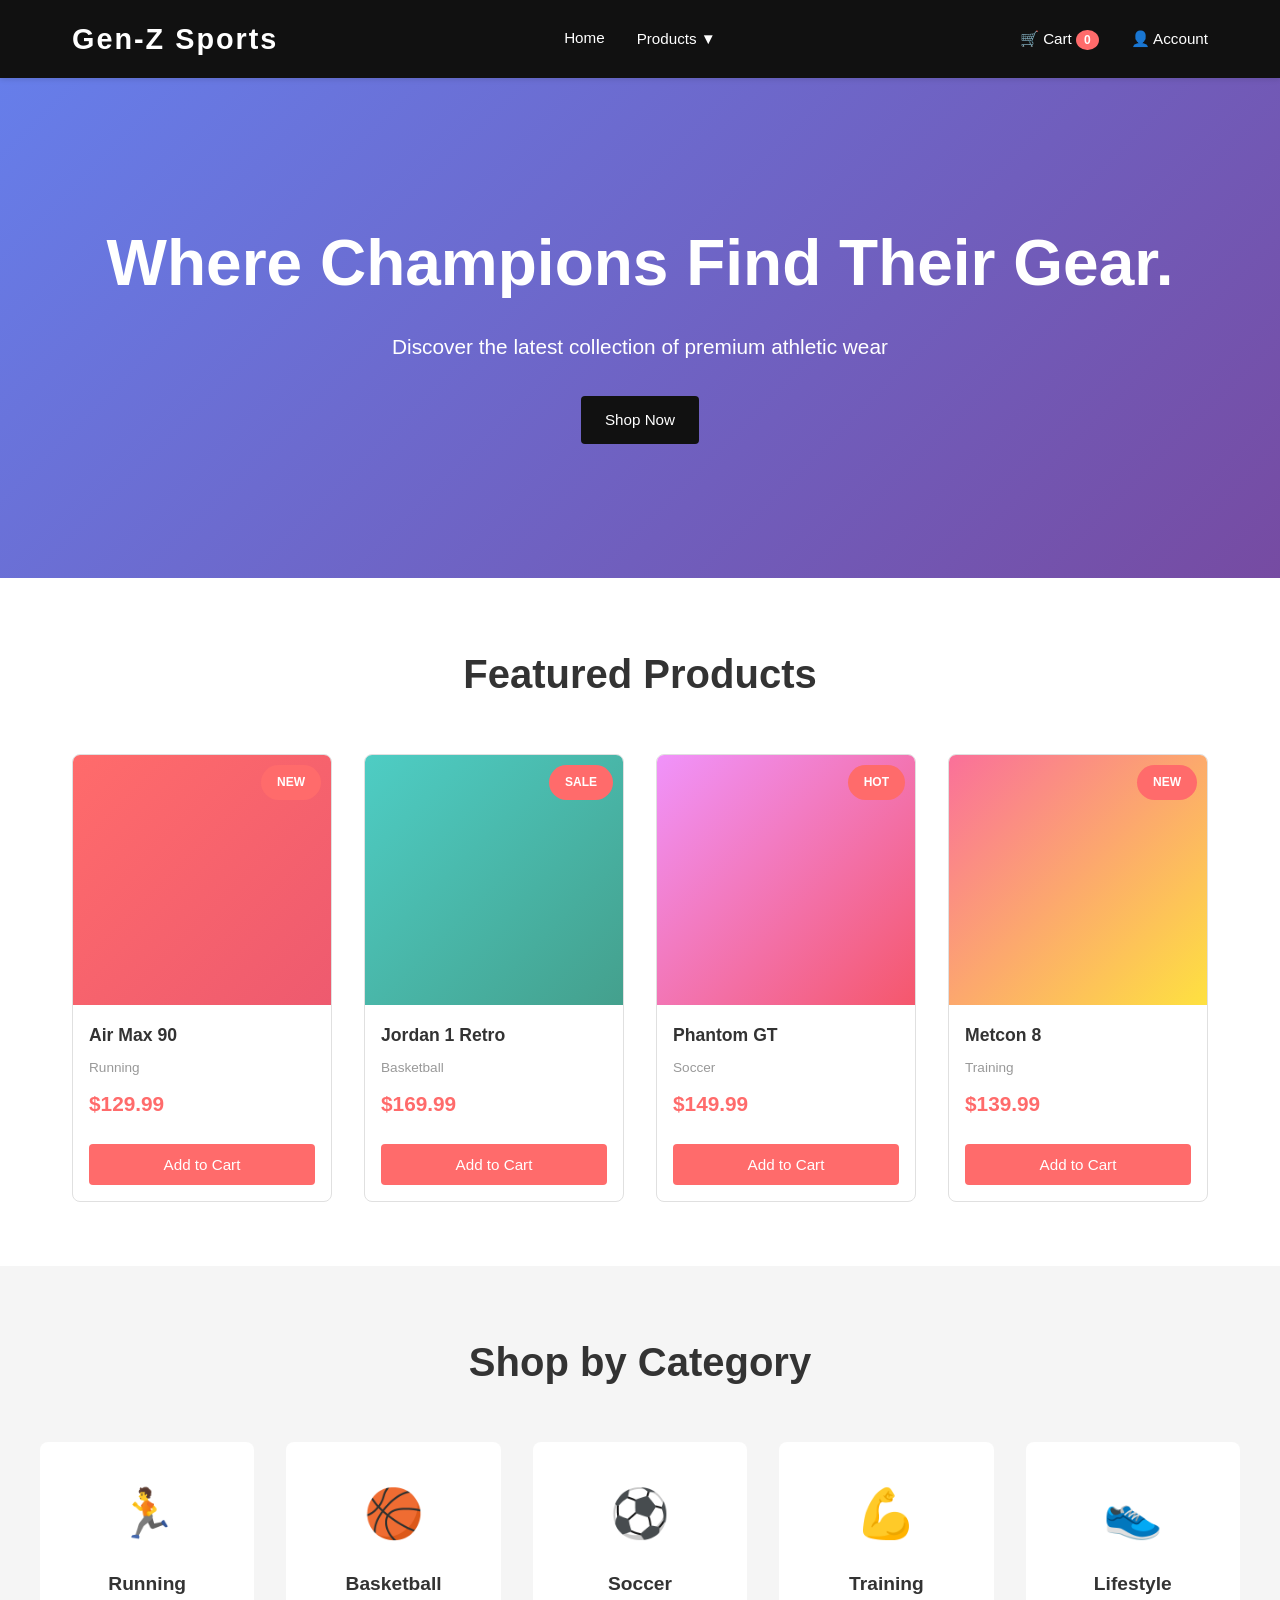
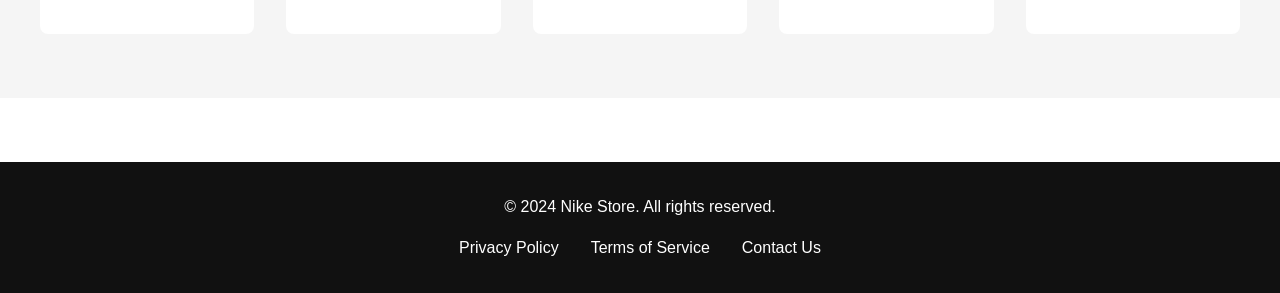
<file: index.html>
<!DOCTYPE html>
<html lang="en">
<head>
    <meta charset="UTF-8">
    <meta name="viewport" content="width=device-width, initial-scale=1.0">
    <title>Gen-Z Sports</title>
    <link rel="stylesheet" href="styles.css">
</head>
<body>
    <!-- Navigation Bar -->
    <nav class="navbar">
        <div class="nav-container">
            <div class="nav-left">
                <a href="index.html" class="logo">Gen-Z Sports</a>
            </div>
            <div class="nav-center">
                <a href="index.html" class="nav-link">Home</a>
                <div class="dropdown">
                    <button class="nav-link dropdown-btn">Products ▼</button>
                    <div class="dropdown-content">
                        <a href="products.html?category=running">Running</a>
                        <a href="products.html?category=basketball">Basketball</a>
                        <a href="products.html?category=soccer">Soccer</a>
                        <a href="products.html?category=training">Training</a>
                        <a href="products.html?category=lifestyle">Lifestyle</a>
                    </div>
                </div>
            </div>
            <div class="nav-right">
                <a href="cart.html" class="nav-link cart-icon">🛒 Cart <span class="cart-count">0</span></a>
                <a href="account.html" class="nav-link">👤 Account</a>
            </div>
        </div>
    </nav>

    <!-- Hero Section -->
    <section class="hero">
        <div class="hero-content">
            <h1>Where Champions Find Their Gear.</h1>
            <p>Discover the latest collection of premium athletic wear</p>
            <a href="products.html" class="btn btn-primary">Shop Now</a>
        </div>
    </section>

    <!-- Featured Products -->
    <section class="featured">
        <h2>Featured Products</h2>
        <div class="products-grid">
            <div class="product-card">
                <div class="product-image" style="background: linear-gradient(135deg, #ff6b6b, #ee5a6f);">
                    <span class="product-badge">NEW</span>
                </div>
                <h3>Air Max 90</h3>
                <p class="category">Running</p>
                <p class="price">$129.99</p>
                <button class="btn btn-secondary" onclick="addToCart('Air Max 90', 129.99)">Add to Cart</button>
            </div>

            <div class="product-card">
                <div class="product-image" style="background: linear-gradient(135deg, #4ecdc4, #44a08d);">
                    <span class="product-badge">SALE</span>
                </div>
                <h3>Jordan 1 Retro</h3>
                <p class="category">Basketball</p>
                <p class="price">$169.99</p>
                <button class="btn btn-secondary" onclick="addToCart('Jordan 1 Retro', 169.99)">Add to Cart</button>
            </div>

            <div class="product-card">
                <div class="product-image" style="background: linear-gradient(135deg, #f093fb, #f5576c);">
                    <span class="product-badge">HOT</span>
                </div>
                <h3>Phantom GT</h3>
                <p class="category">Soccer</p>
                <p class="price">$149.99</p>
                <button class="btn btn-secondary" onclick="addToCart('Phantom GT', 149.99)">Add to Cart</button>
            </div>

            <div class="product-card">
                <div class="product-image" style="background: linear-gradient(135deg, #fa709a, #fee140);">
                    <span class="product-badge">NEW</span>
                </div>
                <h3>Metcon 8</h3>
                <p class="category">Training</p>
                <p class="price">$139.99</p>
                <button class="btn btn-secondary" onclick="addToCart('Metcon 8', 139.99)">Add to Cart</button>
            </div>
        </div>
    </section>

    <!-- Categories Section -->
    <section class="categories">
        <h2>Shop by Category</h2>
        <div class="category-grid">
            <a href="products.html?category=running" class="category-box">
                <div class="category-icon">🏃</div>
                <h3>Running</h3>
            </a>
            <a href="products.html?category=basketball" class="category-box">
                <div class="category-icon">🏀</div>
                <h3>Basketball</h3>
            </a>
            <a href="products.html?category=soccer" class="category-box">
                <div class="category-icon">⚽</div>
                <h3>Soccer</h3>
            </a>
            <a href="products.html?category=training" class="category-box">
                <div class="category-icon">💪</div>
                <h3>Training</h3>
            </a>
            <a href="products.html?category=lifestyle" class="category-box">
                <div class="category-icon">👟</div>
                <h3>Lifestyle</h3>
            </a>
        </div>
    </section>

    <!-- Footer -->
    <footer class="footer">
        <div class="footer-content">
            <p>&copy; 2024 Nike Store. All rights reserved.</p>
            <div class="footer-links">
                <a href="#">Privacy Policy</a>
                <a href="#">Terms of Service</a>
                <a href="#">Contact Us</a>
            </div>
        </div>
    </footer>

    <script src="script.js"></script>
</body>
</html>
</file>
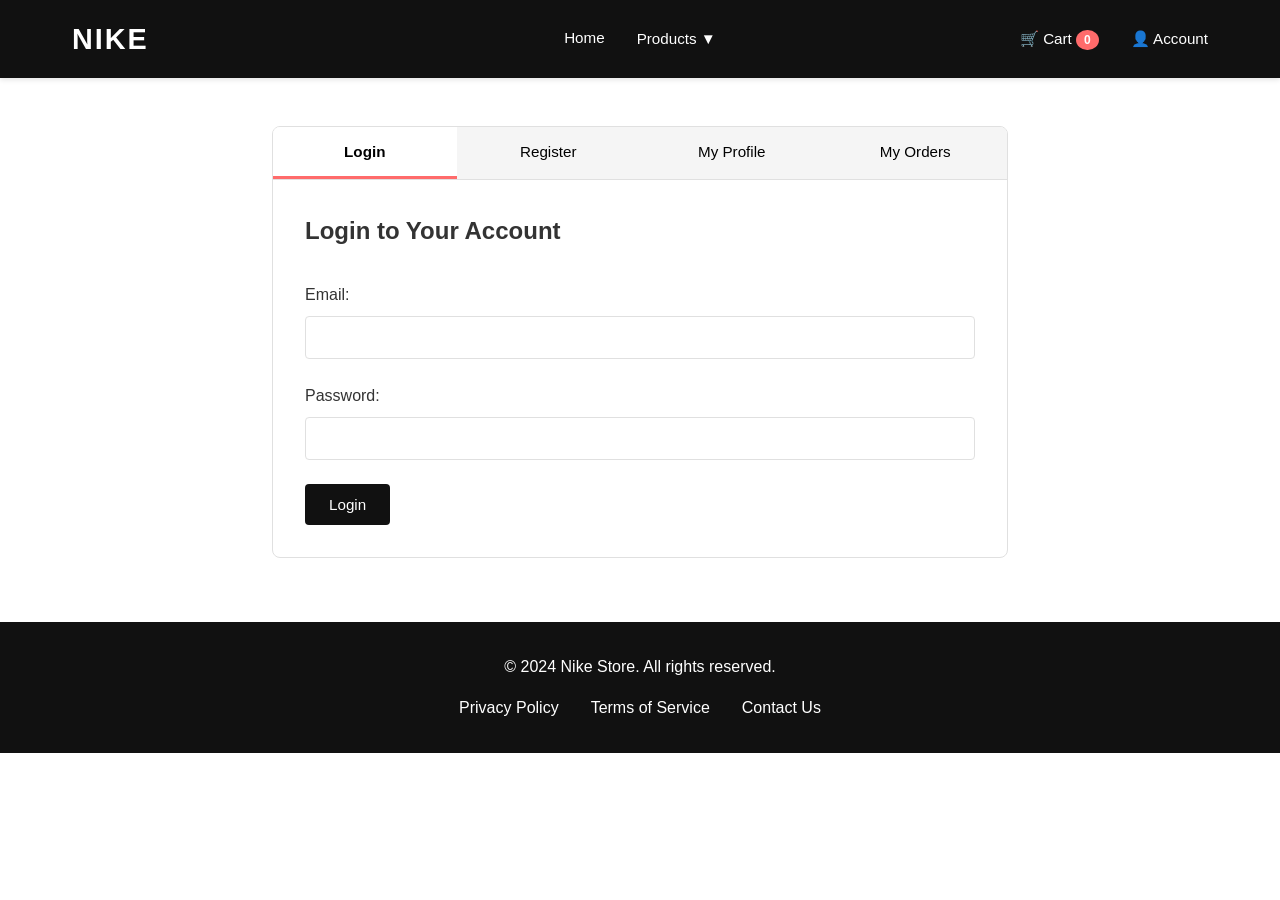
<file: account.html>
<!DOCTYPE html>
<html lang="en">
<head>
    <meta charset="UTF-8">
    <meta name="viewport" content="width=device-width, initial-scale=1.0">
    <title>Account - Nike Store</title>
    <link rel="stylesheet" href="styles.css">
</head>
<body>
    <!-- Navigation Bar -->
    <nav class="navbar">
        <div class="nav-container">
            <div class="nav-left">
                <a href="index.html" class="logo">NIKE</a>
            </div>
            <div class="nav-center">
                <a href="index.html" class="nav-link">Home</a>
                <div class="dropdown">
                    <button class="nav-link dropdown-btn">Products ▼</button>
                    <div class="dropdown-content">
                        <a href="products.html?category=running">Running</a>
                        <a href="products.html?category=basketball">Basketball</a>
                        <a href="products.html?category=soccer">Soccer</a>
                        <a href="products.html?category=training">Training</a>
                        <a href="products.html?category=lifestyle">Lifestyle</a>
                    </div>
                </div>
            </div>
            <div class="nav-right">
                <a href="cart.html" class="nav-link cart-icon">🛒 Cart <span class="cart-count">0</span></a>
                <a href="account.html" class="nav-link">👤 Account</a>
            </div>
        </div>
    </nav>

    <!-- Account Section -->
    <section class="account-section">
        <div class="account-container">
            <div class="account-tabs">
                <button class="tab-btn active" onclick="switchTab('login')">Login</button>
                <button class="tab-btn" onclick="switchTab('register')">Register</button>
                <button class="tab-btn" onclick="switchTab('profile')">My Profile</button>
                <button class="tab-btn" onclick="switchTab('orders')">My Orders</button>
            </div>

            <!-- Login Tab -->
            <div id="login" class="tab-content active">
                <h2>Login to Your Account</h2>
                <form onsubmit="handleLogin(event)">
                    <div class="form-group">
                        <label for="login-email">Email:</label>
                        <input type="email" id="login-email" required>
                    </div>
                    <div class="form-group">
                        <label for="login-password">Password:</label>
                        <input type="password" id="login-password" required>
                    </div>
                    <button type="submit" class="btn btn-primary">Login</button>
                </form>
            </div>

            <!-- Register Tab -->
            <div id="register" class="tab-content">
                <h2>Create a New Account</h2>
                <form onsubmit="handleRegister(event)">
                    <div class="form-group">
                        <label for="reg-name">Full Name:</label>
                        <input type="text" id="reg-name" required>
                    </div>
                    <div class="form-group">
                        <label for="reg-email">Email:</label>
                        <input type="email" id="reg-email" required>
                    </div>
                    <div class="form-group">
                        <label for="reg-password">Password:</label>
                        <input type="password" id="reg-password" required>
                    </div>
                    <div class="form-group">
                        <label for="reg-confirm">Confirm Password:</label>
                        <input type="password" id="reg-confirm" required>
                    </div>
                    <button type="submit" class="btn btn-primary">Register</button>
                </form>
            </div>

            <!-- Profile Tab -->
            <div id="profile" class="tab-content">
                <h2>My Profile</h2>
                <div id="profileInfo" class="profile-info">
                    <p>Please login to view your profile.</p>
                </div>
                <button class="btn btn-secondary" onclick="handleLogout()">Logout</button>
            </div>

            <!-- Orders Tab -->
            <div id="orders" class="tab-content">
                <h2>My Orders</h2>
                <div id="ordersInfo" class="orders-info">
                    <p>Please login to view your orders.</p>
                </div>
            </div>
        </div>
    </section>

    <!-- Footer -->
    <footer class="footer">
        <div class="footer-content">
            <p>&copy; 2024 Nike Store. All rights reserved.</p>
            <div class="footer-links">
                <a href="#">Privacy Policy</a>
                <a href="#">Terms of Service</a>
                <a href="#">Contact Us</a>
            </div>
        </div>
    </footer>

    <script src="script.js"></script>
    <script src="account.js"></script>
</body>
</html>
</file>
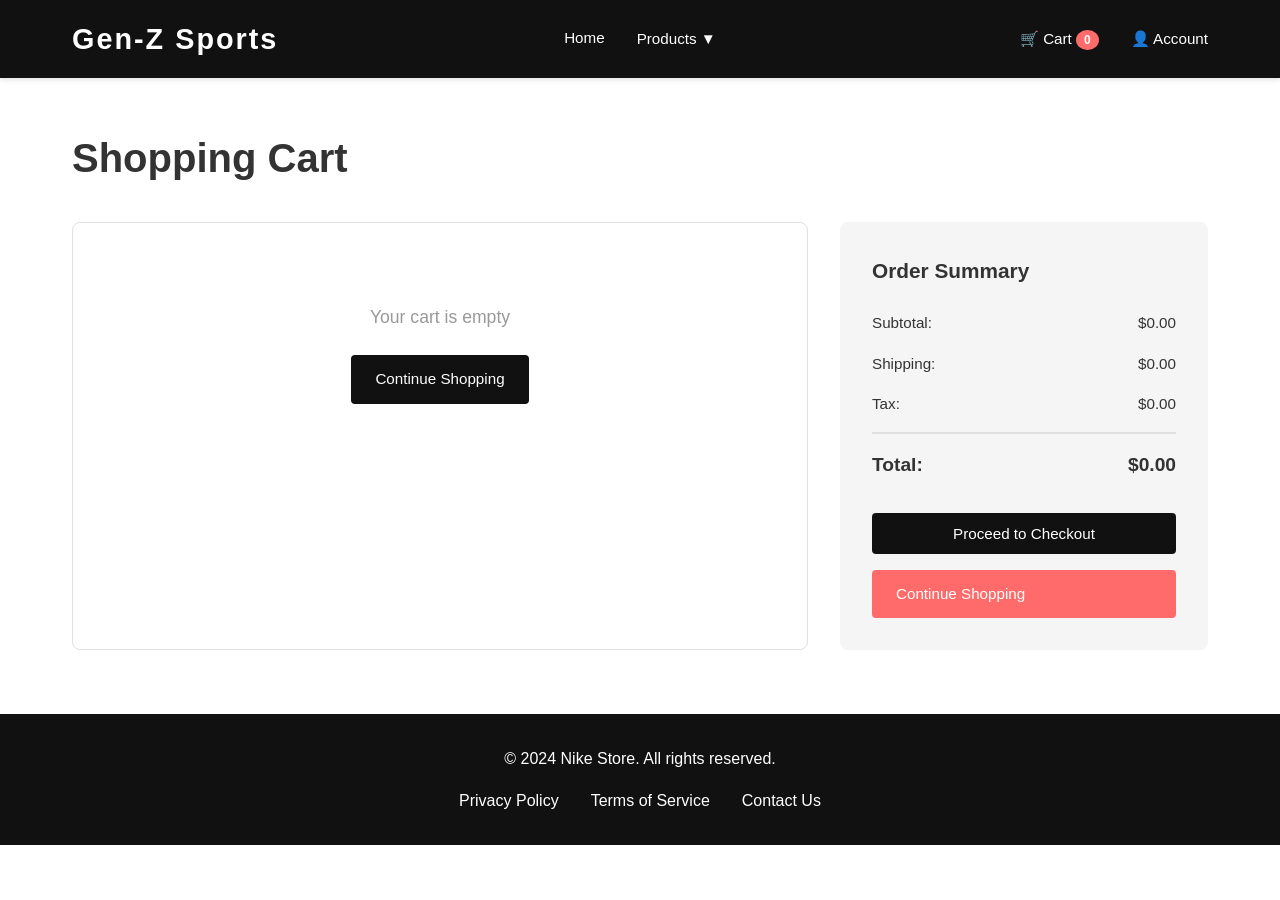
<file: cart.html>
<!DOCTYPE html>
<html lang="en">
<head>
    <meta charset="UTF-8">
    <meta name="viewport" content="width=device-width, initial-scale=1.0">
    <title>Shopping Cart - Nike Store</title>
    <link rel="stylesheet" href="styles.css">
</head>
<body>
    <!-- Navigation Bar -->
    <nav class="navbar">
        <div class="nav-container">
            <div class="nav-left">
                <a href="index.html" class="logo">Gen-Z Sports</a>
            </div>
            <div class="nav-center">
                <a href="index.html" class="nav-link">Home</a>
                <div class="dropdown">
                    <button class="nav-link dropdown-btn">Products ▼</button>
                    <div class="dropdown-content">
                        <a href="products.html?category=running">Running</a>
                        <a href="products.html?category=basketball">Basketball</a>
                        <a href="products.html?category=soccer">Soccer</a>
                        <a href="products.html?category=training">Training</a>
                        <a href="products.html?category=lifestyle">Lifestyle</a>
                    </div>
                </div>
            </div>
            <div class="nav-right">
                <a href="cart.html" class="nav-link cart-icon">🛒 Cart <span class="cart-count">0</span></a>
                <a href="account.html" class="nav-link">👤 Account</a>
            </div>
        </div>
    </nav>

    <!-- Cart Section -->
    <section class="cart-section">
        <h1>Shopping Cart</h1>
        
        <div class="cart-container">
            <div class="cart-items" id="cartItems">
                <!-- Cart items will be loaded here -->
            </div>
            
            <div class="cart-summary">
                <h2>Order Summary</h2>
                <div class="summary-row">
                    <span>Subtotal:</span>
                    <span id="subtotal">$0.00</span>
                </div>
                <div class="summary-row">
                    <span>Shipping:</span>
                    <span id="shipping">$0.00</span>
                </div>
                <div class="summary-row">
                    <span>Tax:</span>
                    <span id="tax">$0.00</span>
                </div>
                <div class="summary-row total">
                    <span>Total:</span>
                    <span id="total">$0.00</span>
                </div>
                <button class="btn btn-primary" onclick="checkout()">Proceed to Checkout</button>
                <a href="products.html" class="btn btn-secondary">Continue Shopping</a>
            </div>
        </div>
    </section>

    <!-- Footer -->
    <footer class="footer">
        <div class="footer-content">
            <p>&copy; 2024 Nike Store. All rights reserved.</p>
            <div class="footer-links">
                <a href="#">Privacy Policy</a>
                <a href="#">Terms of Service</a>
                <a href="#">Contact Us</a>
            </div>
        </div>
    </footer>

    <script src="script.js"></script>
    <script src="cart.js"></script>
</body>
</html>
</file>
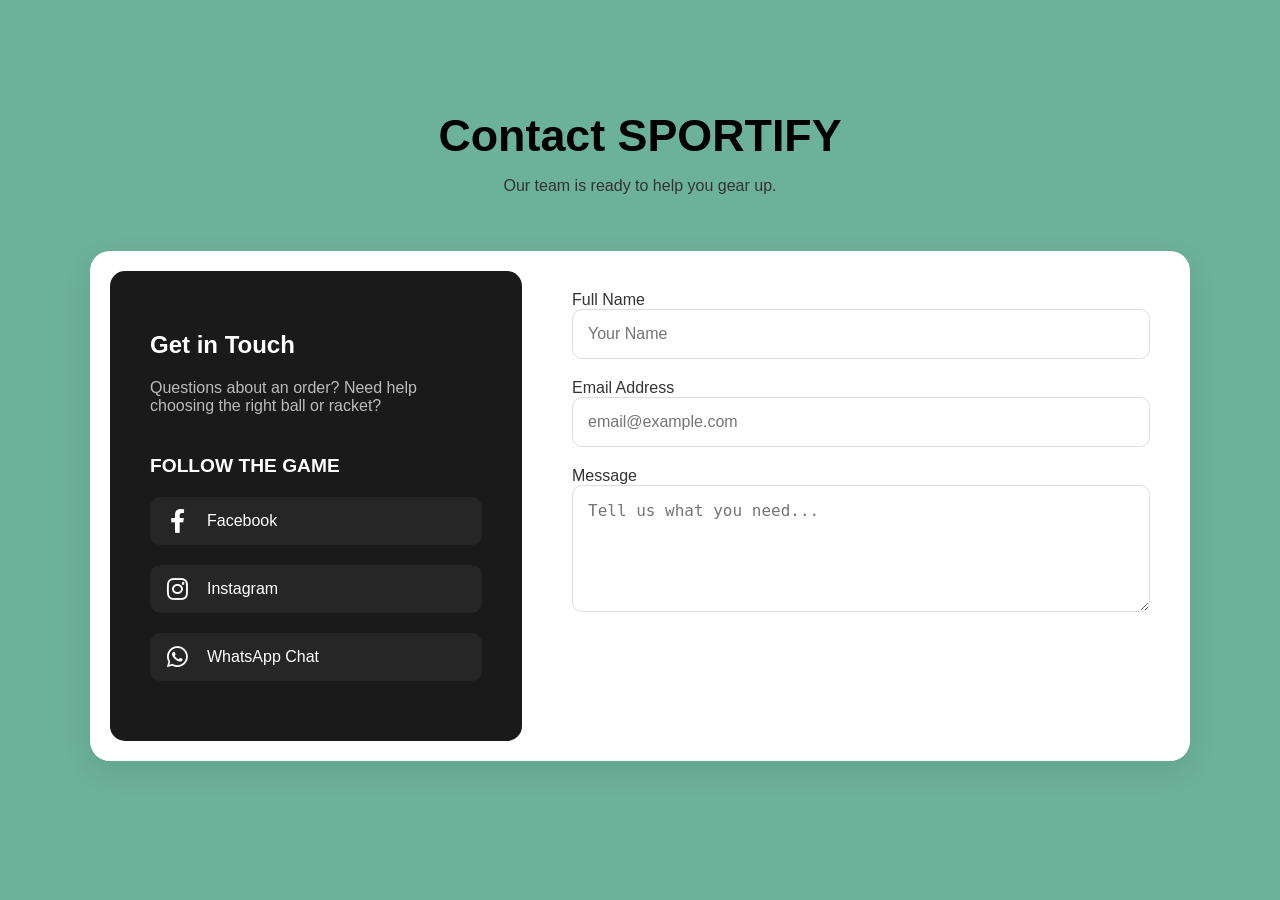
<file: contact.html>
<!DOCTYPE html>
<html lang="en">
<head>
    <meta charset="UTF-8">
    <meta name="viewport" content="width=device-width, initial-scale=1.0">
    <title>Contact Us | Sportify</title>
    <link rel="stylesheet" href="https://cdnjs.cloudflare.com/ajax/libs/font-awesome/6.0.0/css/all.min.css">
    <style>
        :root {
            --sportify-black: #000000;
            --whatsapp-green: #25D366;
            --insta-pink: #E1306C;
            --fb-blue: #1877F2;
            --dark-bg: #1a1a1a;
            --light-bg: #6cb19a;
        }

        body {
            font-family: 'Inter', sans-serif;
            margin: 0;
            background-color: var(--light-bg);
            color: #333;
        }

        .container {
            max-width: 1100px;
            margin: 0 auto;
            padding: 40px 20px;
        }

        .header {
            text-align: center;
            padding: 40px 0;
        }

        .header h1 {
            color: var(--sportify-black);
            font-size: 2.8rem;
            margin-bottom: 10px;
        }

        .main-wrapper {
            display: grid;
            grid-template-columns: 1fr 1.5fr;
            gap: 30px;
            background: #fff;
            padding: 20px;
            border-radius: 20px;
            box-shadow: 0 10px 30px rgba(0,0,0,0.08);
        }

        /* --- Social & Info Side --- */
        .sidebar {
            background: var(--dark-bg);
            color: white;
            padding: 40px;
            border-radius: 15px;
        }

        .social-links {
            margin-top: 40px;
        }

        .social-links h3 {
            color: var(--sportify-blue);
            margin-bottom: 20px;
            font-size: 1.2rem;
            text-transform: uppercase;
        }

        .social-item {
            display: flex;
            align-items: center;
            text-decoration: none;
            color: white;
            margin-bottom: 20px;
            padding: 12px;
            border-radius: 10px;
            background: rgba(255,255,255,0.05);
            transition: 0.3s;
        }

        /* Hover Colors */
        .social-item.fb:hover { background: var(--fb-blue); }
        .social-item.ig:hover { background: var(--insta-pink); }
        .social-item.wa:hover { background: var(--whatsapp-green); }

        .social-item i {
            font-size: 1.5rem;
            margin-right: 15px;
            width: 30px;
            text-align: center;
        }

        /* --- Form Side --- */
        .form-content {
            padding: 20px;
        }

        .input-group {
            margin-bottom: 20px;
        }

        input, textarea {
            width: 100%;
            padding: 15px;
            border: 1px solid #ddd;
            border-radius: 10px;
            font-size: 1rem;
            box-sizing: border-box;
        }

        .submit-btn {
            width: 100%;
            background: var(--sportify-blue);
            color: white;
            border: none;
            padding: 15px;
            border-radius: 10px;
            font-size: 1.1rem;
            font-weight: bold;
            cursor: pointer;
        }

        @media (max-width: 768px) {
            .main-wrapper { grid-template-columns: 1fr; }
        }
    </style>
</head>
<body>

<div class="container">
    <div class="header">
        <h1>Contact SPORTIFY</h1>
        <p>Our team is ready to help you gear up.</p>
    </div>

    <div class="main-wrapper">
        <div class="sidebar">
            <h2>Get in Touch</h2>
            <p style="opacity: 0.7;">Questions about an order? Need help choosing the right ball or racket?</p>
            
            <div class="social-links">
                <h3>Follow the Game</h3>
                
                <a href="INSERT_FACEBOOK_LINK_HERE" class="social-item fb">
                    <i class="fab fa-facebook-f"></i>
                    <span>Facebook</span>
                </a>

                <a href="INSERT_INSTAGRAM_LINK_HERE" class="social-item ig">
                    <i class="fab fa-instagram"></i>
                    <span>Instagram</span>
                </a>

                <a href="https://wa.me/071-1638873" class="social-item wa">
                    <i class="fab fa-whatsapp"></i>
                    <span>WhatsApp Chat</span>
                </a>
            </div>
        </div>

        <div class="form-content">
            <form action="#">
                <div class="input-group">
                    <label>Full Name</label>
                    <input type="text" placeholder="Your Name" required>
                </div>
                <div class="input-group">
                    <label>Email Address</label>
                    <input type="email" placeholder="email@example.com" required>
                </div>
                <div class="input-group">
                    <label>Message</label>
                    <textarea rows="5" placeholder="Tell us what you need..."></textarea>
                </div>
                <button type="submit" class="submit-btn">Send Message</button>
            </form>
        </div>
    </div>
</div>

</body>
</html>
</file>
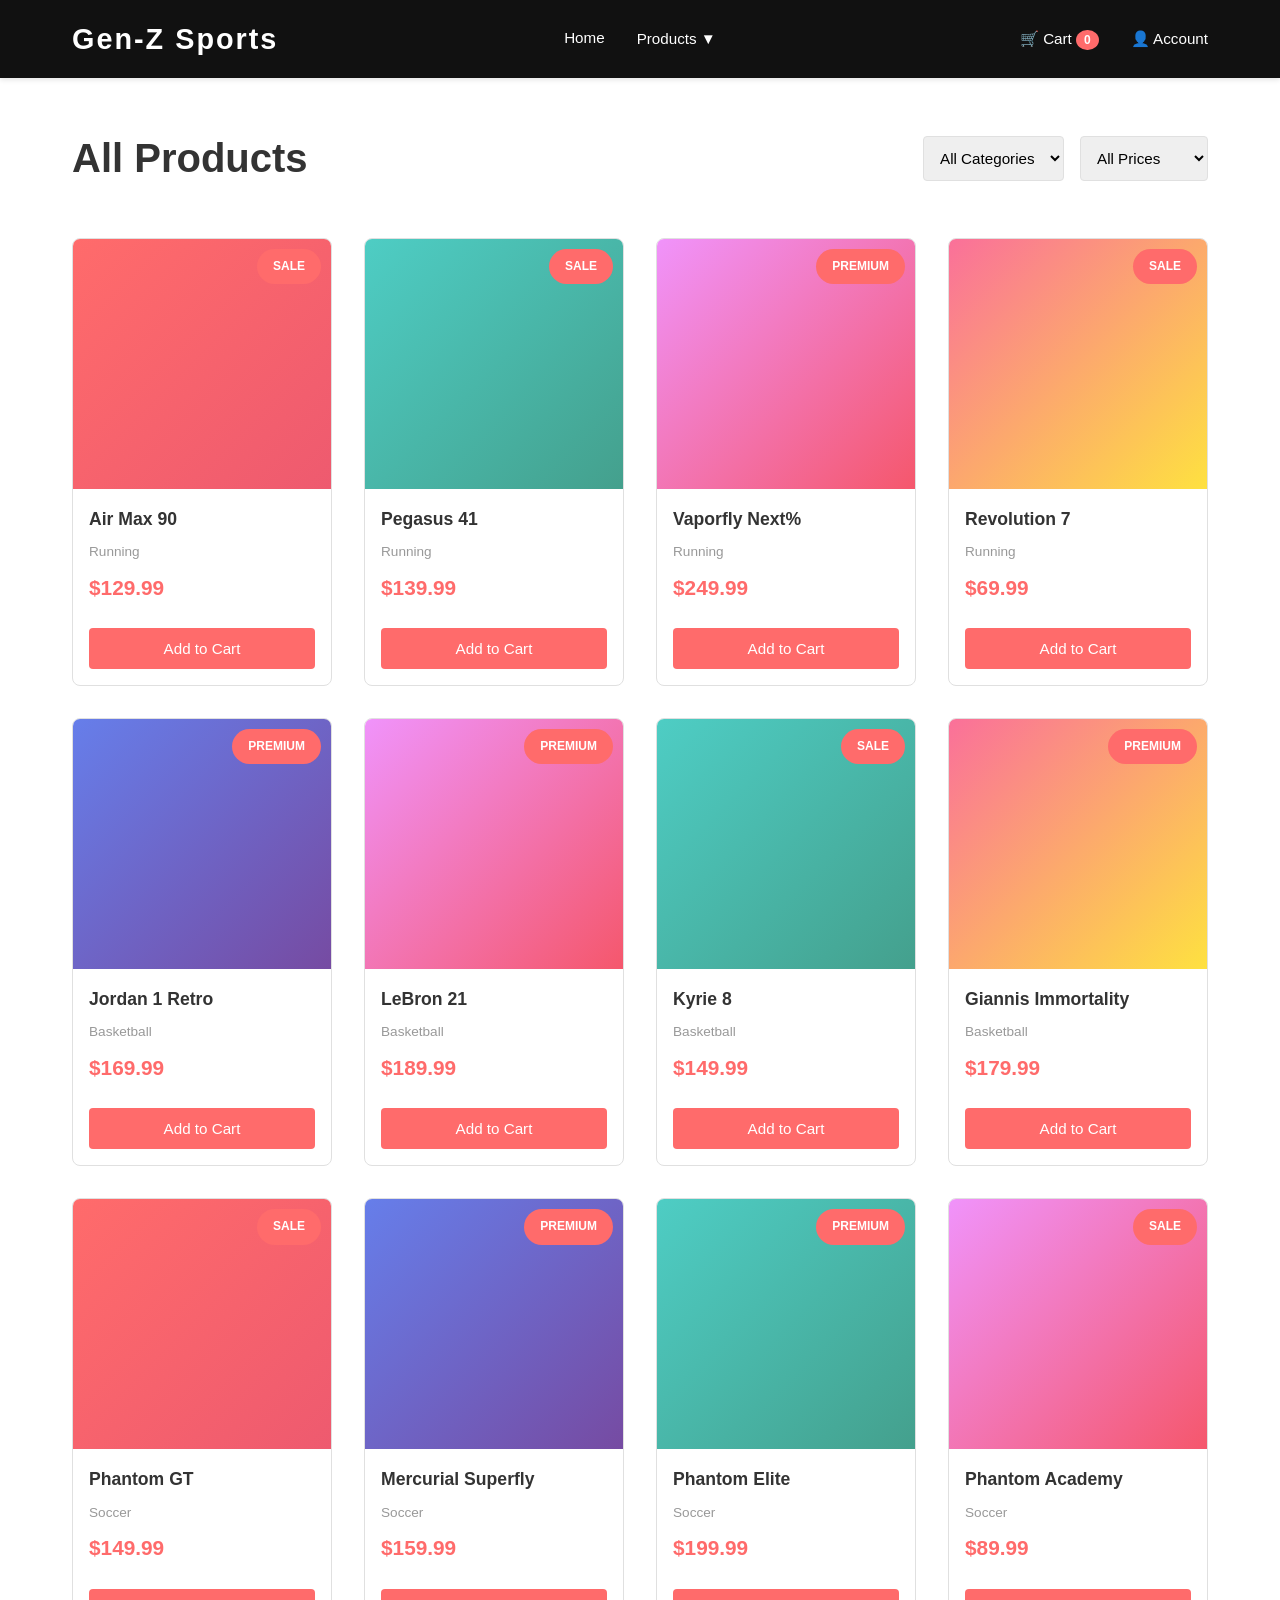
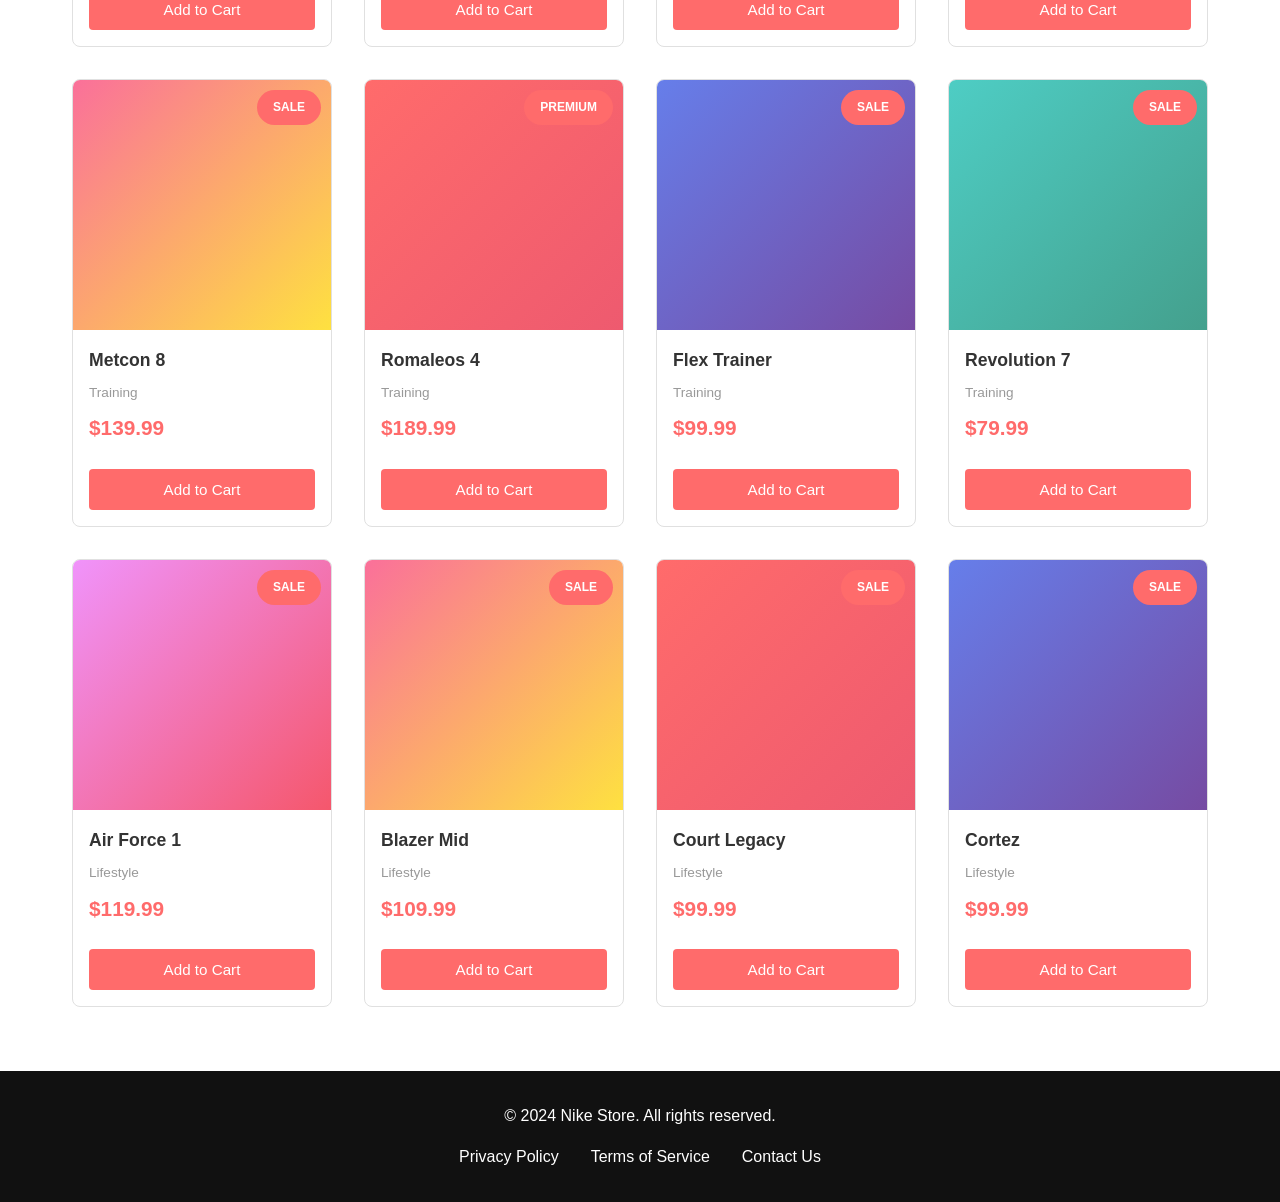
<file: products.html>
<!DOCTYPE html>
<html lang="en">
<head>
    <meta charset="UTF-8">
    <meta name="viewport" content="width=device-width, initial-scale=1.0">
    <title>Products - Nike Store</title>
    <link rel="stylesheet" href="styles.css">
</head>
<body>
    <!-- Navigation Bar -->
    <nav class="navbar">
        <div class="nav-container">
            <div class="nav-left">
                <a href="index.html" class="logo">Gen-Z Sports</a>
            </div>
            <div class="nav-center">
                <a href="index.html" class="nav-link">Home</a>
                <div class="dropdown">
                    <button class="nav-link dropdown-btn">Products ▼</button>
                    <div class="dropdown-content">
                        <a href="products.html?category=running">Running</a>
                        <a href="products.html?category=basketball">Basketball</a>
                        <a href="products.html?category=soccer">Soccer</a>
                        <a href="products.html?category=training">Training</a>
                        <a href="products.html?category=lifestyle">Lifestyle</a>
                    </div>
                </div>
            </div>
            <div class="nav-right">
                <a href="cart.html" class="nav-link cart-icon">🛒 Cart <span class="cart-count">0</span></a>
                <a href="account.html" class="nav-link">👤 Account</a>
            </div>
        </div>
    </nav>

    <!-- Products Section -->
    <section class="products-section">
        <div class="products-header">
            <h1 id="category-title">All Products</h1>
            <div class="filter-bar">
                <select id="categoryFilter" onchange="filterProducts()">
                    <option value="">All Categories</option>
                    <option value="running">Running</option>
                    <option value="basketball">Basketball</option>
                    <option value="soccer">Soccer</option>
                    <option value="training">Training</option>
                    <option value="lifestyle">Lifestyle</option>
                </select>
                <select id="priceFilter" onchange="filterProducts()">
                    <option value="">All Prices</option>
                    <option value="0-100">Under $100</option>
                    <option value="100-150">$100 - $150</option>
                    <option value="150-200">$150 - $200</option>
                    <option value="200+">$200+</option>
                </select>
            </div>
        </div>

        <div class="products-grid" id="productsGrid">
            <!-- Products will be loaded here by JavaScript -->
        </div>
    </section>

    <!-- Footer -->
    <footer class="footer">
        <div class="footer-content">
            <p>&copy; 2024 Nike Store. All rights reserved.</p>
            <div class="footer-links">
                <a href="#">Privacy Policy</a>
                <a href="#">Terms of Service</a>
                <a href="#">Contact Us</a>
            </div>
        </div>
    </footer>

    <script src="script.js"></script>
    <script src="products.js"></script>
</body>
</html>
</file>
<file: styles.css>
* {
    margin: 0;
    padding: 0;
    box-sizing: border-box;
}

:root {
    --primary-color: #111;
    --secondary-color: #fff;
    --accent-color: #ff6b6b;
    --text-color: #333;
    --light-gray: #f5f5f5;
    --border-color: #e0e0e0;
}

body {
    font-family: 'Segoe UI', Tahoma, Geneva, Verdana, sans-serif;
    color: var(--text-color);
    line-height: 1.6;
}

/* Navigation Bar */
.navbar {
    background-color: var(--primary-color);
    color: var(--secondary-color);
    padding: 1rem 0;
    position: sticky;
    top: 0;
    z-index: 1000;
    box-shadow: 0 2px 5px rgba(0, 0, 0, 0.1);
}

.nav-container {
    max-width: 1200px;
    margin: 0 auto;
    display: flex;
    justify-content: space-between;
    align-items: center;
    padding: 0 2rem;
}

.nav-left {
    flex: 1;
}

.logo {
    font-size: 1.8rem;
    font-weight: bold;
    color: var(--secondary-color);
    text-decoration: none;
    letter-spacing: 2px;
}

.nav-center {
    flex: 2;
    display: flex;
    justify-content: center;
    gap: 2rem;
}

.nav-right {
    flex: 1;
    display: flex;
    justify-content: flex-end;
    gap: 2rem;
}

.nav-link {
    color: var(--secondary-color);
    text-decoration: none;
    font-size: 0.95rem;
    transition: opacity 0.3s;
    background: none;
    border: none;
    cursor: pointer;
}

.nav-link:hover {
    opacity: 0.7;
}

.cart-icon {
    position: relative;
}

.cart-count {
    background-color: var(--accent-color);
    color: white;
    border-radius: 50%;
    padding: 0.2rem 0.5rem;
    font-size: 0.75rem;
    font-weight: bold;
}

/* Dropdown Menu */
.dropdown {
    position: relative;
    display: inline-block;
}

.dropdown-btn {
    padding: 0;
}

.dropdown-content {
    display: none;
    position: absolute;
    background-color: var(--secondary-color);
    min-width: 200px;
    box-shadow: 0 8px 16px rgba(0, 0, 0, 0.2);
    padding: 1rem 0;
    z-index: 1;
    top: 100%;
    left: 0;
    border-radius: 4px;
}

.dropdown-content a {
    color: var(--text-color);
    padding: 0.75rem 1.5rem;
    text-decoration: none;
    display: block;
    transition: background-color 0.3s;
}

.dropdown-content a:hover {
    background-color: var(--light-gray);
}

.dropdown:hover .dropdown-content {
    display: block;
}

/* Hero Section */
.hero {
    background: linear-gradient(135deg, #667eea 0%, #764ba2 100%);
    color: var(--secondary-color);
    padding: 8rem 2rem;
    text-align: center;
    min-height: 500px;
    display: flex;
    align-items: center;
    justify-content: center;
}

.hero-content h1 {
    font-size: 4rem;
    margin-bottom: 1rem;
    font-weight: bold;
}

.hero-content p {
    font-size: 1.3rem;
    margin-bottom: 2rem;
}

/* Buttons */
.btn {
    padding: 0.75rem 1.5rem;
    border: none;
    border-radius: 4px;
    cursor: pointer;
    font-size: 0.95rem;
    transition: all 0.3s;
    text-decoration: none;
    display: inline-block;
}

.btn-primary {
    background-color: var(--primary-color);
    color: var(--secondary-color);
}

.btn-primary:hover {
    background-color: var(--accent-color);
    transform: translateY(-2px);
}

.btn-secondary {
    background-color: var(--accent-color);
    color: var(--secondary-color);
}

.btn-secondary:hover {
    background-color: #ff5252;
    transform: translateY(-2px);
}

/* Featured Section */
.featured {
    max-width: 1200px;
    margin: 4rem auto;
    padding: 0 2rem;
}

.featured h2 {
    font-size: 2.5rem;
    margin-bottom: 3rem;
    text-align: center;
}

.products-grid {
    display: grid;
    grid-template-columns: repeat(auto-fit, minmax(250px, 1fr));
    gap: 2rem;
}

.product-card {
    background: var(--secondary-color);
    border: 1px solid var(--border-color);
    border-radius: 8px;
    overflow: hidden;
    transition: transform 0.3s, box-shadow 0.3s;
    cursor: pointer;
}

.product-card:hover {
    transform: translateY(-5px);
    box-shadow: 0 10px 25px rgba(0, 0, 0, 0.1);
}

.product-image {
    width: 100%;
    height: 250px;
    position: relative;
    display: flex;
    align-items: center;
    justify-content: center;
}

.product-badge {
    position: absolute;
    top: 10px;
    right: 10px;
    background-color: var(--accent-color);
    color: white;
    padding: 0.5rem 1rem;
    border-radius: 20px;
    font-size: 0.75rem;
    font-weight: bold;
}

.product-card h3 {
    padding: 1rem 1rem 0.5rem;
    font-size: 1.1rem;
}

.product-card .category {
    padding: 0 1rem;
    color: #999;
    font-size: 0.85rem;
}

.product-card .price {
    padding: 0.5rem 1rem;
    font-size: 1.3rem;
    font-weight: bold;
    color: var(--accent-color);
}

.product-card .btn {
    width: calc(100% - 2rem);
    margin: 1rem;
}

/* Categories Section */
.categories {
    background-color: var(--light-gray);
    padding: 4rem 2rem;
    margin-top: 4rem;
}

.categories h2 {
    font-size: 2.5rem;
    margin-bottom: 3rem;
    text-align: center;
}

.category-grid {
    display: grid;
    grid-template-columns: repeat(auto-fit, minmax(150px, 1fr));
    gap: 2rem;
    max-width: 1200px;
    margin: 0 auto;
}

.category-box {
    background: var(--secondary-color);
    padding: 2rem;
    border-radius: 8px;
    text-align: center;
    text-decoration: none;
    color: var(--text-color);
    transition: all 0.3s;
    border: 2px solid transparent;
}

.category-box:hover {
    border-color: var(--accent-color);
    transform: translateY(-5px);
}

.category-icon {
    font-size: 3rem;
    margin-bottom: 1rem;
}

.category-box h3 {
    font-size: 1.2rem;
}

/* Products Section */
.products-section {
    max-width: 1200px;
    margin: 3rem auto;
    padding: 0 2rem;
}

.products-header {
    display: flex;
    justify-content: space-between;
    align-items: center;
    margin-bottom: 3rem;
    flex-wrap: wrap;
    gap: 2rem;
}

.products-header h1 {
    font-size: 2.5rem;
}

.filter-bar {
    display: flex;
    gap: 1rem;
}

.filter-bar select {
    padding: 0.75rem;
    border: 1px solid var(--border-color);
    border-radius: 4px;
    font-size: 0.95rem;
}

/* Cart Section */
.cart-section {
    max-width: 1200px;
    margin: 3rem auto;
    padding: 0 2rem;
}

.cart-section h1 {
    font-size: 2.5rem;
    margin-bottom: 2rem;
}

.cart-container {
    display: grid;
    grid-template-columns: 2fr 1fr;
    gap: 2rem;
}

.cart-items {
    background: var(--secondary-color);
    border: 1px solid var(--border-color);
    border-radius: 8px;
    padding: 2rem;
}

.cart-item {
    display: flex;
    justify-content: space-between;
    align-items: center;
    padding: 1.5rem 0;
    border-bottom: 1px solid var(--border-color);
}

.cart-item:last-child {
    border-bottom: none;
}

.item-info {
    flex: 1;
}

.item-info h3 {
    margin-bottom: 0.5rem;
}

.item-info p {
    color: #999;
    font-size: 0.9rem;
}

.item-quantity {
    display: flex;
    align-items: center;
    gap: 0.5rem;
    margin: 0 2rem;
}

.item-quantity button {
    width: 30px;
    height: 30px;
    border: 1px solid var(--border-color);
    background: var(--light-gray);
    cursor: pointer;
    border-radius: 4px;
}

.item-price {
    font-weight: bold;
    font-size: 1.1rem;
    min-width: 80px;
    text-align: right;
}

.remove-btn {
    background: none;
    border: none;
    color: var(--accent-color);
    cursor: pointer;
    font-size: 1.2rem;
    margin-left: 1rem;
}

.empty-cart {
    text-align: center;
    padding: 3rem;
    color: #999;
}

.empty-cart p {
    font-size: 1.1rem;
    margin-bottom: 1.5rem;
}

.cart-summary {
    background: var(--light-gray);
    padding: 2rem;
    border-radius: 8px;
    height: fit-content;
}

.cart-summary h2 {
    margin-bottom: 1.5rem;
    font-size: 1.3rem;
}

.summary-row {
    display: flex;
    justify-content: space-between;
    margin-bottom: 1rem;
    font-size: 0.95rem;
}

.summary-row.total {
    border-top: 2px solid var(--border-color);
    padding-top: 1rem;
    font-size: 1.2rem;
    font-weight: bold;
}

.cart-summary .btn {
    width: 100%;
    margin-top: 1rem;
}

/* Account Section */
.account-section {
    max-width: 800px;
    margin: 3rem auto;
    padding: 0 2rem;
}

.account-container {
    background: var(--secondary-color);
    border: 1px solid var(--border-color);
    border-radius: 8px;
    overflow: hidden;
}

.account-tabs {
    display: flex;
    border-bottom: 1px solid var(--border-color);
    background-color: var(--light-gray);
}

.tab-btn {
    flex: 1;
    padding: 1rem;
    border: none;
    background: none;
    cursor: pointer;
    font-size: 0.95rem;
    transition: all 0.3s;
    border-bottom: 3px solid transparent;
}

.tab-btn.active {
    background-color: var(--secondary-color);
    border-bottom-color: var(--accent-color);
    font-weight: bold;
}

.tab-btn:hover {
    background-color: var(--secondary-color);
}

.tab-content {
    display: none;
    padding: 2rem;
}

.tab-content.active {
    display: block;
}

.tab-content h2 {
    margin-bottom: 2rem;
    font-size: 1.5rem;
}

.form-group {
    margin-bottom: 1.5rem;
}

.form-group label {
    display: block;
    margin-bottom: 0.5rem;
    font-weight: 500;
}

.form-group input {
    width: 100%;
    padding: 0.75rem;
    border: 1px solid var(--border-color);
    border-radius: 4px;
    font-size: 0.95rem;
}

.form-group input:focus {
    outline: none;
    border-color: var(--accent-color);
    box-shadow: 0 0 5px rgba(255, 107, 107, 0.3);
}

.profile-info,
.orders-info {
    background: var(--light-gray);
    padding: 2rem;
    border-radius: 4px;
    margin-bottom: 1rem;
}

.profile-info p,
.orders-info p {
    color: #999;
}

/* Footer */
.footer {
    background-color: var(--primary-color);
    color: var(--secondary-color);
    padding: 2rem;
    margin-top: 4rem;
    text-align: center;
}

.footer-content {
    max-width: 1200px;
    margin: 0 auto;
}

.footer-links {
    margin-top: 1rem;
    display: flex;
    justify-content: center;
    gap: 2rem;
}

.footer-links a {
    color: var(--secondary-color);
    text-decoration: none;
    transition: opacity 0.3s;
}

.footer-links a:hover {
    opacity: 0.7;
}

/* Responsive Design */
@media (max-width: 768px) {
    .nav-container {
        flex-direction: column;
        gap: 1rem;
    }

    .nav-center,
    .nav-right {
        flex: none;
        gap: 1rem;
    }

    .hero-content h1 {
        font-size: 2.5rem;
    }

    .products-header {
        flex-direction: column;
        align-items: flex-start;
    }

    .cart-container {
        grid-template-columns: 1fr;
    }

    .cart-item {
        flex-direction: column;
        align-items: flex-start;
        gap: 1rem;
    }

    .item-quantity,
    .item-price {
        margin: 0;
    }

    .account-tabs {
        flex-wrap: wrap;
    }

    .tab-btn {
        flex: 0 1 50%;
    }
}
</file>
